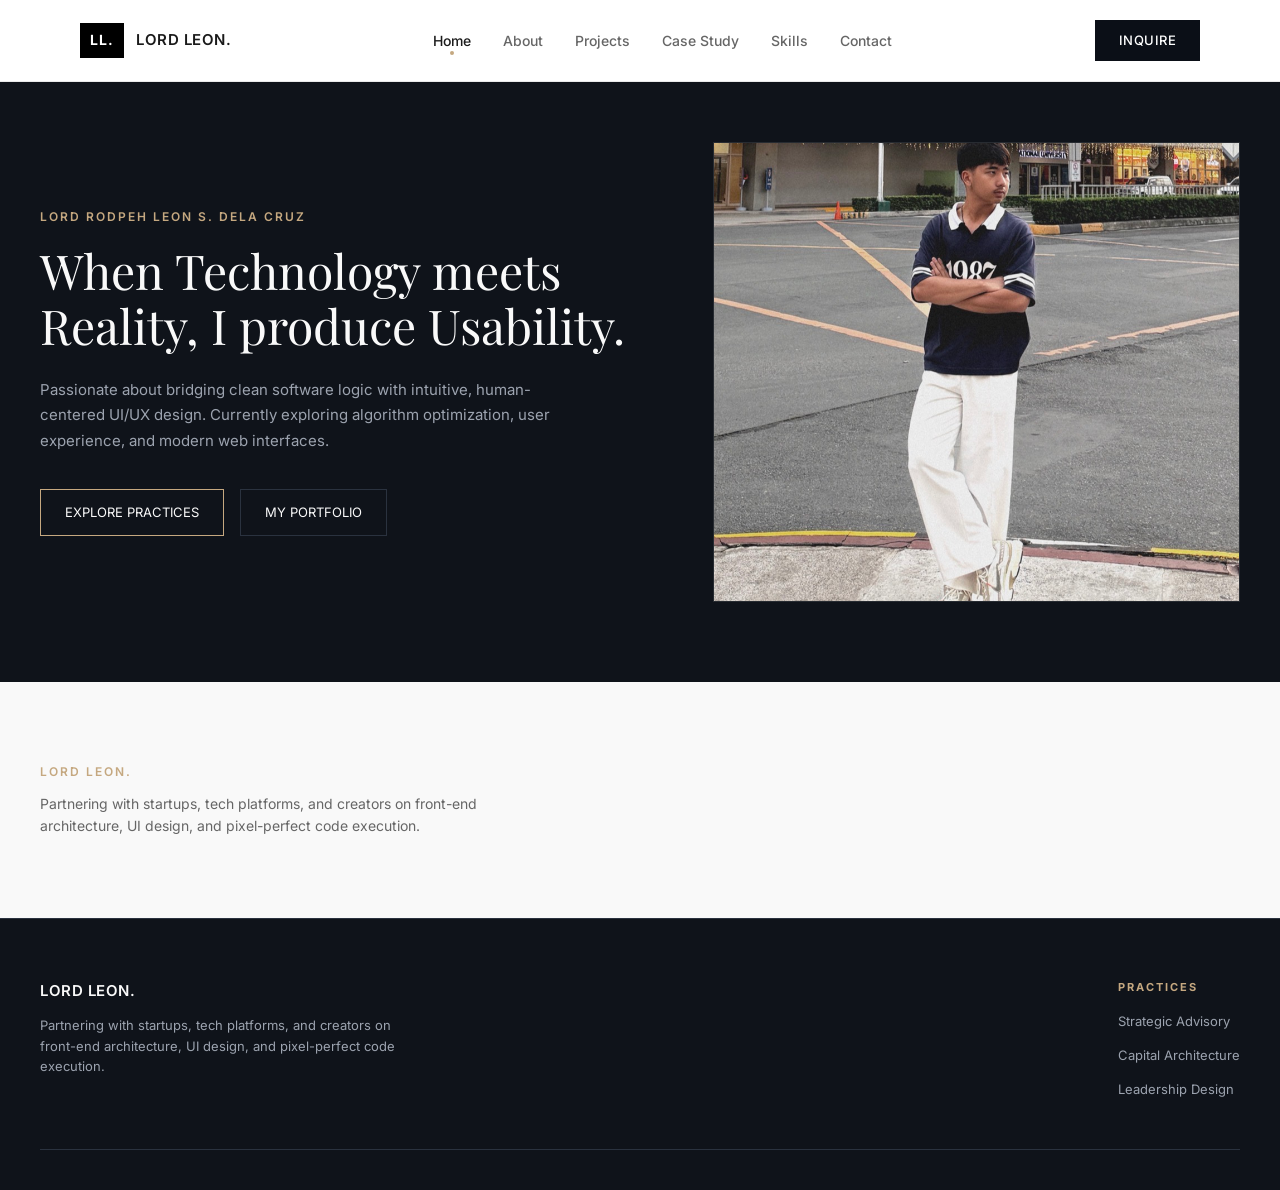
<file: index.html>
<!DOCTYPE html>
<html lang="en">
<head>
    <meta charset="UTF-8">
    <meta name="viewport" content="width=device-width, initial-scale=1.0">
    <title>Lord Leon - Home</title>
    <link rel="stylesheet" href="styles.css">
    <link href="https://fonts.googleapis.com/css2?family=Inter:wght@400;500;600&family=Playfair+Display:ital,wght@0,400;0,600;1,400&display=swap" rel="stylesheet">
</head>
<body>

    <header class="site-header">
        <div class="nav-container">
            <a href="home.html" class="brand">
                <span class="brand-logo">LL.</span>
                <span class="brand-name">LORD LEON.</span>
            </a>
            <ul class="nav-links">
                <li><a href="index.html" class="active">Home</a></li>
                <li><a href="about.html">About</a></li>
                <li><a href="projects.html">Projects</a></li>
                <li><a href="case-study.html">Case Study</a></li>
                <li><a href="skills.html">Skills</a></li>
                <li><a href="contact.html">Contact</a></li>
            </ul>
            <a href="contact.html" class="inquire-btn">INQUIRE</a>
        </div>
    </header>

    <section class="hero-section">
        <div class="hero-container">
            <div>
                <p class="hero-subtitle">Lord Rodpeh Leon S. Dela Cruz</p>
                <h1 class="hero-title">When Technology meets Reality, I produce Usability.</h1>
                <p class="hero-desc">Passionate about bridging clean software logic with intuitive, human-centered UI/UX design. Currently exploring algorithm optimization, user experience, and modern web interfaces.</p>
                <div class="hero-buttons">
                    <a href="skills.html" class="btn-primary">EXPLORE PRACTICES</a>
                    <a href="projects.html" class="btn-secondary">MY PORTFOLIO</a>
                </div>
            </div>
            <div>
               <div class="hero-image-wrapper">
    <img src="img/home.jpg" alt="Lord Leon" class="hero-portrait-img">
</div>
    </section>

    <section class="content-section">
        <div class="content-container">
            <h3 class="section-header-top">LORD LEON.</h3>
            <p style="color: var(--text-muted); font-size: 14px; max-width: 480px; line-height: 1.6;">Partnering with startups, tech platforms, and creators on front-end architecture, UI design, and pixel-perfect code execution.</p>
        </div>
    </section>

    <footer class="site-footer">
        <div class="footer-container">
            <div class="footer-brand">
                <h4>LORD LEON.</h4>
                <p>Partnering with startups, tech platforms, and creators on front-end architecture, UI design, and pixel-perfect code execution.</p>
            </div>
            <div class="footer-practices">
                <h5>PRACTICES</h5>
                <ul>
                    <li><a href="skills.html">Strategic Advisory</a></li>
                    <li><a href="skills.html">Capital Architecture</a></li>
                    <li><a href="skills.html">Leadership Design</a></li>
                </ul>
            </div>
        </div>
    </footer>

</body>
</html>
</file>
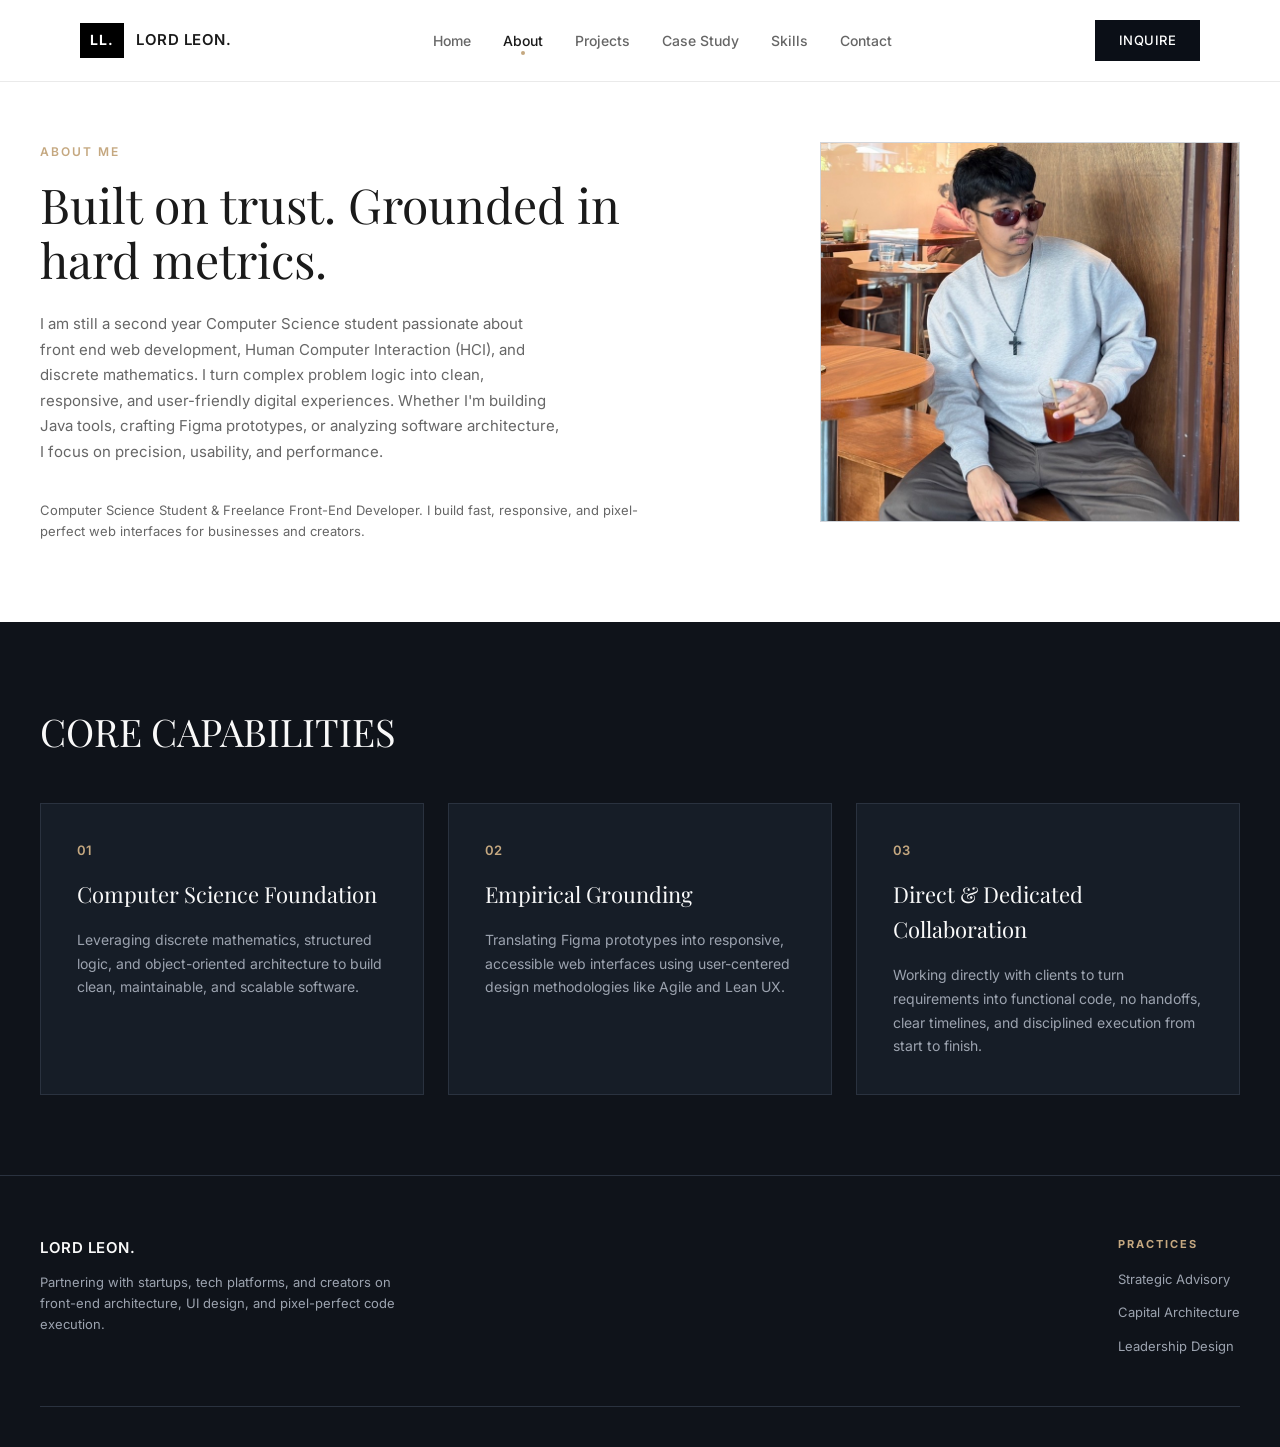
<file: about.html>
<!DOCTYPE html>
<html lang="en">
<head>
    <meta charset="UTF-8">
    <meta name="viewport" content="width=device-width, initial-scale=1.0">
    <title>Lord Leon - About</title>
    <link rel="stylesheet" href="styles.css">
    <link href="https://fonts.googleapis.com/css2?family=Inter:wght@400;500;600&family=Playfair+Display:ital,wght@0,400;0,600;1,400&display=swap" rel="stylesheet">
</head>
<body>

    <header class="site-header">
        <div class="nav-container">
            <a href="home.html" class="brand">
                <span class="brand-logo">LL.</span>
                <span class="brand-name">LORD LEON.</span>
            </a>
            <ul class="nav-links">
                <li><a href="index.html">Home</a></li>
                <li><a href="about.html" class="active">About</a></li>
                <li><a href="projects.html">Projects</a></li>
                <li><a href="case-study.html">Case Study</a></li>
                <li><a href="skills.html">Skills</a></li>
                <li><a href="contact.html">Contact</a></li>
            </ul>
            <a href="contact.html" class="inquire-btn">INQUIRE</a>
        </div>
    </header>

    <section class="hero-section" style="background: #FFFFFF; color: var(--text-main);">
        <div class="hero-container" style="align-items: flex-start;">
            <div>
                <p class="hero-subtitle">ABOUT ME</p>
                <h1 class="hero-title" style="color: var(--text-main);">Built on trust. Grounded in hard metrics.</h1>
                <p class="hero-desc" style="color: var(--text-muted);">I am still a second year Computer Science student passionate about front end web development, Human Computer Interaction (HCI), and discrete mathematics. I turn complex problem logic into clean, responsive, and user-friendly digital experiences. Whether I'm building Java tools, crafting Figma prototypes, or analyzing software architecture, I focus on precision, usability, and performance.</p>
                <p style="font-size: 13px; color: var(--text-muted); margin-top: 24px;">Computer Science Student & Freelance Front-End Developer. I build fast, responsive, and pixel-perfect web interfaces for businesses and creators.</p>
            </div>
            <div>
                <div class="about-portrait-wrapper">
    <img src="img/about.jpg" alt="Lord Leon Portrait" class="about-portrait-img">
</div>
            </div>
        </div>
    </section>

    <section class="content-section" style="background: var(--bg-dark); color: var(--text-light);">
        <div class="content-container">
            <h2 class="section-title" style="color: var(--text-light);">CORE CAPABILITIES</h2>
            <div class="grid-3">
                <div class="card-dark">
                    <span class="card-number">01</span>
                    <h3>Computer Science Foundation</h3>
                    <p>Leveraging discrete mathematics, structured logic, and object-oriented architecture to build clean, maintainable, and scalable software.</p>
                </div>
                <div class="card-dark">
                    <span class="card-number">02</span>
                    <h3>Empirical Grounding</h3>
                    <p>Translating Figma prototypes into responsive, accessible web interfaces using user-centered design methodologies like Agile and Lean UX.</p>
                </div>
                <div class="card-dark">
                    <span class="card-number">03</span>
                    <h3>Direct & Dedicated Collaboration</h3>
                    <p>Working directly with clients to turn requirements into functional code, no handoffs, clear timelines, and disciplined execution from start to finish.</p>
                </div>
            </div>
        </div>
    </section>

    <footer class="site-footer">
        <div class="footer-container">
            <div class="footer-brand">
                <h4>LORD LEON.</h4>
                <p>Partnering with startups, tech platforms, and creators on front-end architecture, UI design, and pixel-perfect code execution.</p>
            </div>
            <div class="footer-practices">
                <h5>PRACTICES</h5>
                <ul>
                    <li><a href="skills.html">Strategic Advisory</a></li>
                    <li><a href="skills.html">Capital Architecture</a></li>
                    <li><a href="skills.html">Leadership Design</a></li>
                </ul>
            </div>
        </div>
    </footer>

</body>
</html>
</file>
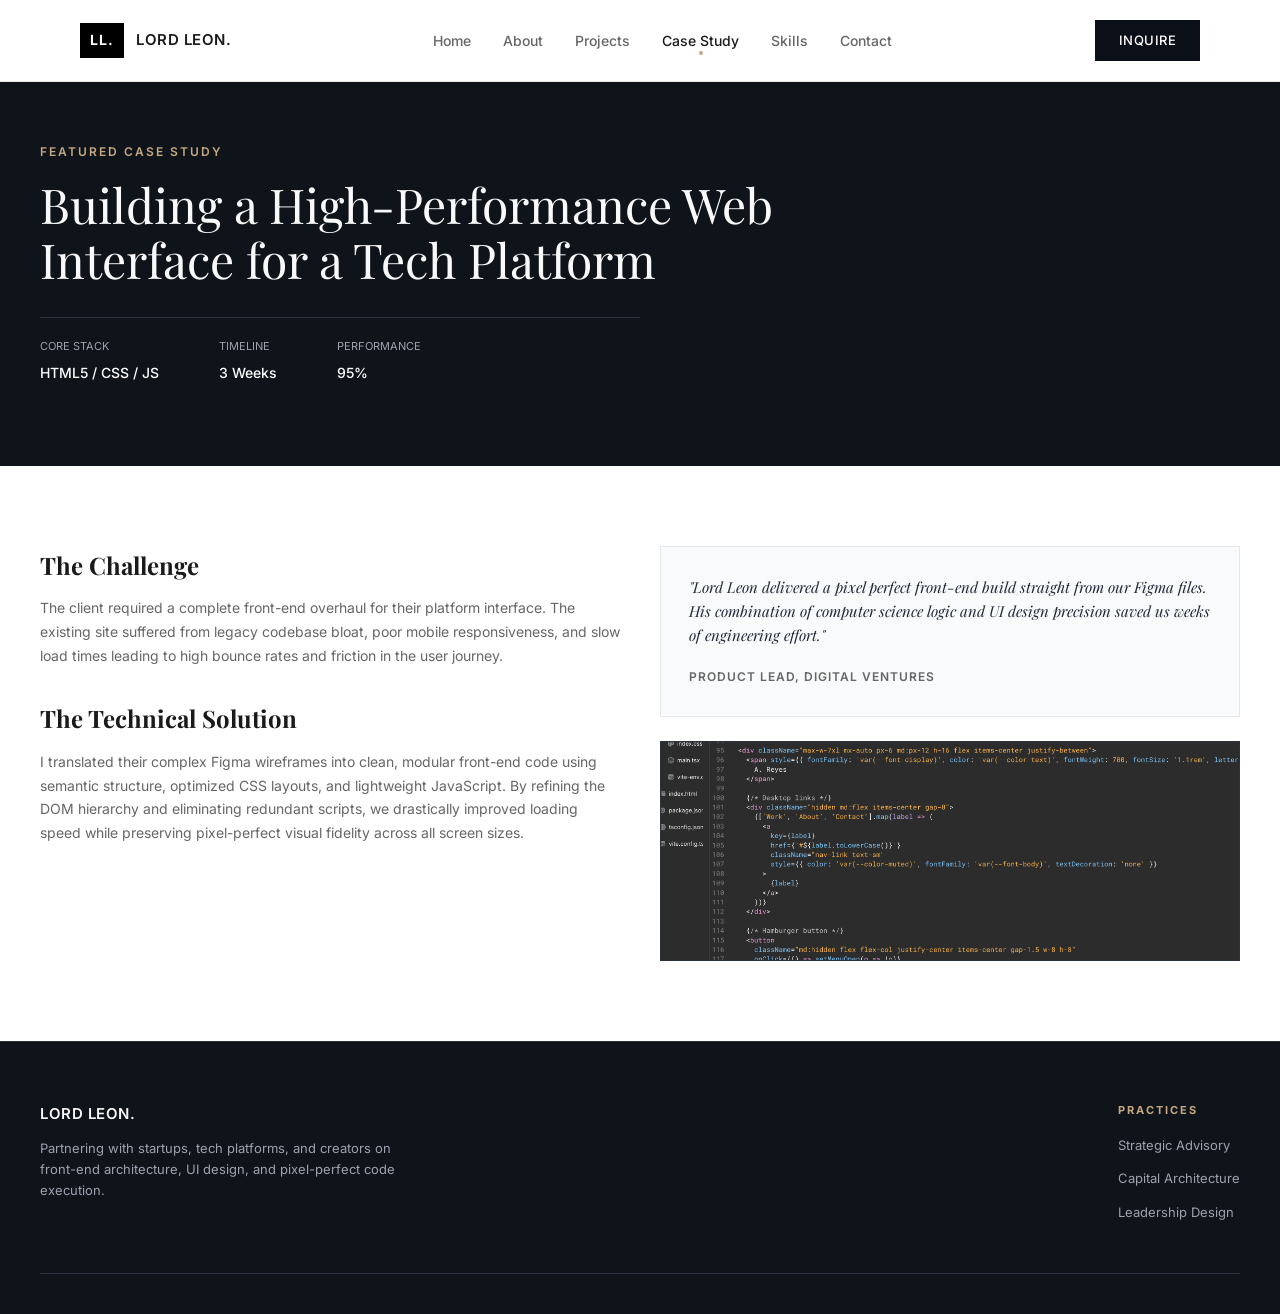
<file: case-study.html>
<!DOCTYPE html>
<html lang="en">
<head>
    <meta charset="UTF-8">
    <meta name="viewport" content="width=device-width, initial-scale=1.0">
    <title>Lord Leon - Case Study</title>
    <link rel="stylesheet" href="styles.css">
    <link href="https://fonts.googleapis.com/css2?family=Inter:wght@400;500;600&family=Playfair+Display:ital,wght@0,400;0,600;1,400&display=swap" rel="stylesheet">
</head>
<body>

    <header class="site-header">
        <div class="nav-container">
            <a href="home.html" class="brand">
                <span class="brand-logo">LL.</span>
                <span class="brand-name">LORD LEON.</span>
            </a>
            <ul class="nav-links">
                <li><a href="index.html">Home</a></li>
                <li><a href="about.html">About</a></li>
                <li><a href="projects.html">Projects</a></li>
                <li><a href="case-study.html" class="active">Case Study</a></li>
                <li><a href="skills.html">Skills</a></li>
                <li><a href="contact.html">Contact</a></li>
            </ul>
            <a href="contact.html" class="inquire-btn">INQUIRE</a>
        </div>
    </header>

    <section class="hero-section">
        <div class="hero-container" style="grid-template-columns: 1fr;">
            <div>
                <p class="hero-subtitle">FEATURED CASE STUDY</p>
                <h1 class="hero-title" style="max-width: 800px;">Building a High-Performance Web Interface for a Tech Platform</h1>
                <div style="display: flex; gap: 60px; margin-top: 30px; border-top: 1px solid var(--border-color); padding-top: 20px; max-width: 600px;">
                    <div>
                        <span style="font-size: 11px; color: #9CA3AF; text-transform: uppercase; display: block; margin-bottom: 4px;">Core Stack</span>
                        <span style="font-size: 14px; color: #FFFFFF; font-weight: 500;">HTML5 / CSS / JS</span>
                    </div>
                    <div>
                        <span style="font-size: 11px; color: #9CA3AF; text-transform: uppercase; display: block; margin-bottom: 4px;">Timeline</span>
                        <span style="font-size: 14px; color: #FFFFFF; font-weight: 500;">3 Weeks</span>
                    </div>
                    <div>
                        <span style="font-size: 11px; color: #9CA3AF; text-transform: uppercase; display: block; margin-bottom: 4px;">Performance</span>
                        <span style="font-size: 14px; color: #FFFFFF; font-weight: 500;">95%</span>
                    </div>
                </div>
            </div>
        </div>
    </section>

    <section class="content-section" style="background: #FFFFFF;">
        <div class="content-container">
            <div class="grid-2" style="align-items: flex-start;">
                <div>
                    <h3 style="font-family: var(--font-serif); font-size: 24px; margin-bottom: 12px;">The Challenge</h3>
                    <p style="color: var(--text-muted); font-size: 14px; line-height: 1.7; margin-bottom: 32px;">The client required a complete front-end overhaul for their platform interface. The existing site suffered from legacy codebase bloat, poor mobile responsiveness, and slow load times leading to high bounce rates and friction in the user journey.</p>
                    
                    <h3 style="font-family: var(--font-serif); font-size: 24px; margin-bottom: 12px;">The Technical Solution</h3>
                    <p style="color: var(--text-muted); font-size: 14px; line-height: 1.7;">I translated their complex Figma wireframes into clean, modular front-end code using semantic structure, optimized CSS layouts, and lightweight JavaScript. By refining the DOM hierarchy and eliminating redundant scripts, we drastically improved loading speed while preserving pixel-perfect visual fidelity across all screen sizes.</p>
                </div>
                <div>
                    <div style="background: #F9FAFB; border: 1px solid #E5E7EB; padding: 28px; margin-bottom: 24px;">
                        <p style="font-family: var(--font-serif); font-style: italic; font-size: 15px; color: #1F2937; line-height: 1.6; margin-bottom: 16px;">"Lord Leon delivered a pixel perfect front-end build straight from our Figma files. His combination of computer science logic and UI design precision saved us weeks of engineering effort."</p>
                        <span style="font-size: 12px; font-weight: 600; color: var(--text-muted); text-transform: uppercase; letter-spacing: 1px;">PRODUCT LEAD, DIGITAL VENTURES</span>
                    </div>
                   <div class="casestudy-img-wrapper">
    <img src="img/case.png" alt="Code Snippet Preview" class="casestudy-img">
</div>
                </div>
            </div>
        </div>
    </section>

    <footer class="site-footer">
        <div class="footer-container">
            <div class="footer-brand">
                <h4>LORD LEON.</h4>
                <p>Partnering with startups, tech platforms, and creators on front-end architecture, UI design, and pixel-perfect code execution.</p>
            </div>
            <div class="footer-practices">
                <h5>PRACTICES</h5>
                <ul>
                    <li><a href="skills.html">Strategic Advisory</a></li>
                    <li><a href="skills.html">Capital Architecture</a></li>
                    <li><a href="skills.html">Leadership Design</a></li>
                </ul>
            </div>
        </div>
    </footer>

</body>
</html>
</file>
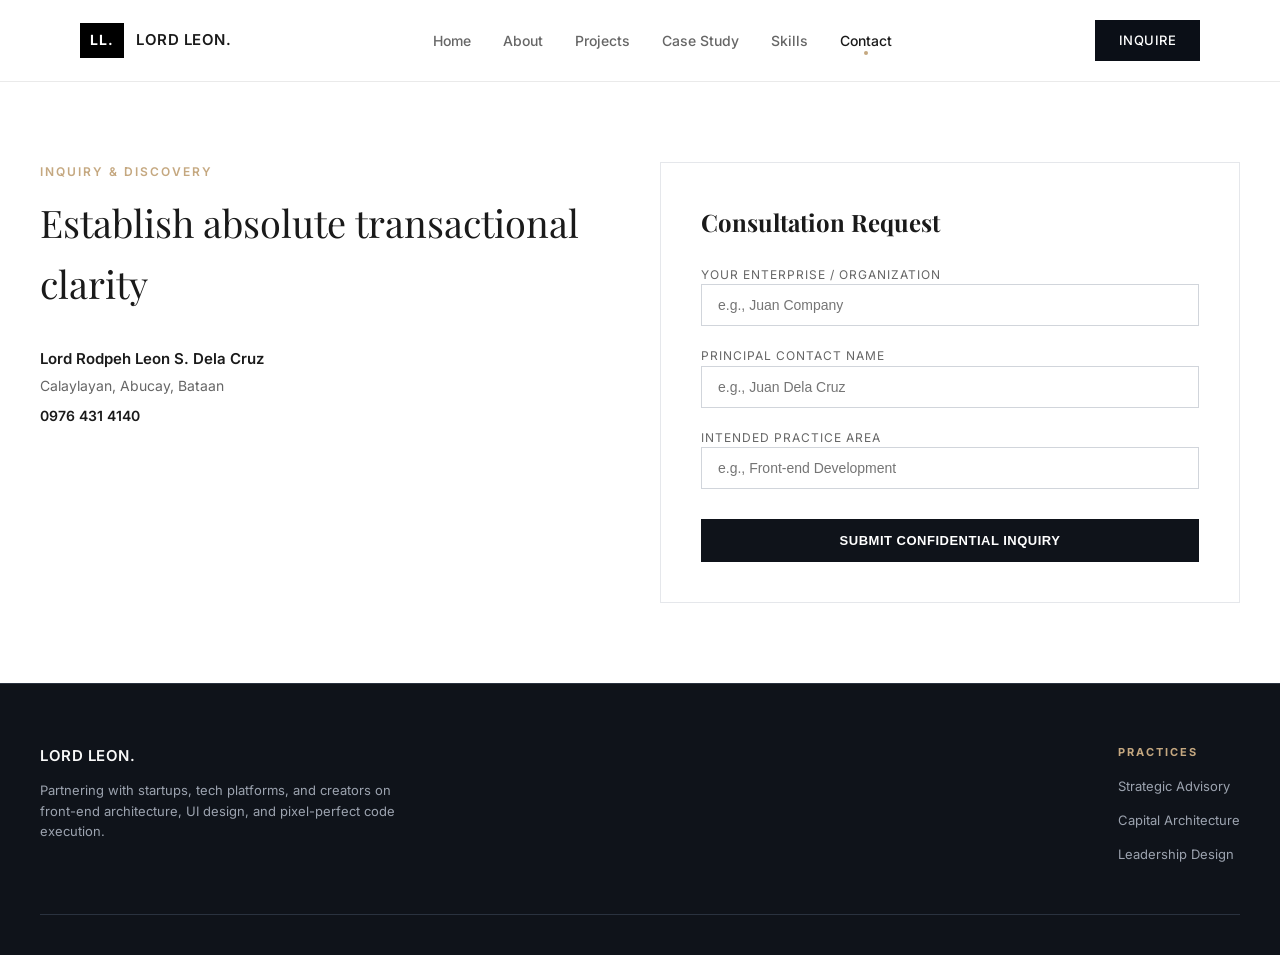
<file: contact.html>
<!DOCTYPE html>
<html lang="en">
<head>
    <meta charset="UTF-8">
    <meta name="viewport" content="width=device-width, initial-scale=1.0">
    <title>Lord Leon - Contact</title>
    <link rel="stylesheet" href="styles.css">
    <link href="https://fonts.googleapis.com/css2?family=Inter:wght@400;500;600&family=Playfair+Display:ital,wght@0,400;0,600;1,400&display=swap" rel="stylesheet">
</head>
<body>

    <header class="site-header">
        <div class="nav-container">
            <a href="home.html" class="brand">
                <span class="brand-logo">LL.</span>
                <span class="brand-name">LORD LEON.</span>
            </a>
            <ul class="nav-links">
                <li><a href="index.html">Home</a></li>
                <li><a href="about.html">About</a></li>
                <li><a href="projects.html">Projects</a></li>
                <li><a href="case-study.html">Case Study</a></li>
                <li><a href="skills.html">Skills</a></li>
                <li><a href="contact.html" class="active">Contact</a></li>
            </ul>
            <a href="contact.html" class="inquire-btn">INQUIRE</a>
        </div>
    </header>

    <section class="content-section" style="background: #FFFFFF;">
        <div class="content-container">
            <div class="grid-2" style="align-items: flex-start;">
                <div>
                    <p class="section-header-top">INQUIRY & DISCOVERY</p>
                    <h1 class="section-title" style="margin-bottom: 24px;">Establish absolute transactional clarity</h1>
                    
                    <div style="margin-top: 32px;">
                        <h4 style="font-size: 15px; font-weight: 600; margin-bottom: 4px;">Lord Rodpeh Leon S. Dela Cruz</h4>
                        <p style="color: var(--text-muted); font-size: 14px; margin-bottom: 8px;">Calaylayan, Abucay, Bataan</p>
                        <p style="color: var(--text-main); font-weight: 600; font-size: 14px;">0976 431 4140</p>
                    </div>
                </div>

                <!-- Consultation Form Box -->
                <div style="background: #FFFFFF; border: 1px solid #E5E7EB; padding: 40px;">
                    <h3 style="font-family: var(--font-serif); font-size: 24px; margin-bottom: 24px;">Consultation Request</h3>
                    <form onsubmit="event.preventDefault(); alert('Inquiry submitted successfully!');">
                        <div class="form-group">
                            <label>Your Enterprise / Organization</label>
                            <input type="text" class="form-control" placeholder="e.g., Juan Company" required>
                        </div>
                        <div class="form-group">
                            <label>Principal Contact Name</label>
                            <input type="text" class="form-control" placeholder="e.g., Juan Dela Cruz" required>
                        </div>
                        <div class="form-group">
                            <label>Intended Practice Area</label>
                            <input type="text" class="form-control" placeholder="e.g., Front-end Development" required>
                        </div>
                        <button type="submit" class="submit-btn" style="margin-top: 10px;">SUBMIT CONFIDENTIAL INQUIRY</button>
                    </form>
                </div>
            </div>
        </div>
    </section>

    <footer class="site-footer">
        <div class="footer-container">
            <div class="footer-brand">
                <h4>LORD LEON.</h4>
                <p>Partnering with startups, tech platforms, and creators on front-end architecture, UI design, and pixel-perfect code execution.</p>
            </div>
            <div class="footer-practices">
                <h5>PRACTICES</h5>
                <ul>
                    <li><a href="skills.html">Strategic Advisory</a></li>
                    <li><a href="skills.html">Capital Architecture</a></li>
                    <li><a href="skills.html">Leadership Design</a></li>
                </ul>
            </div>
        </div>
    </footer>

</body>
</html>
</file>
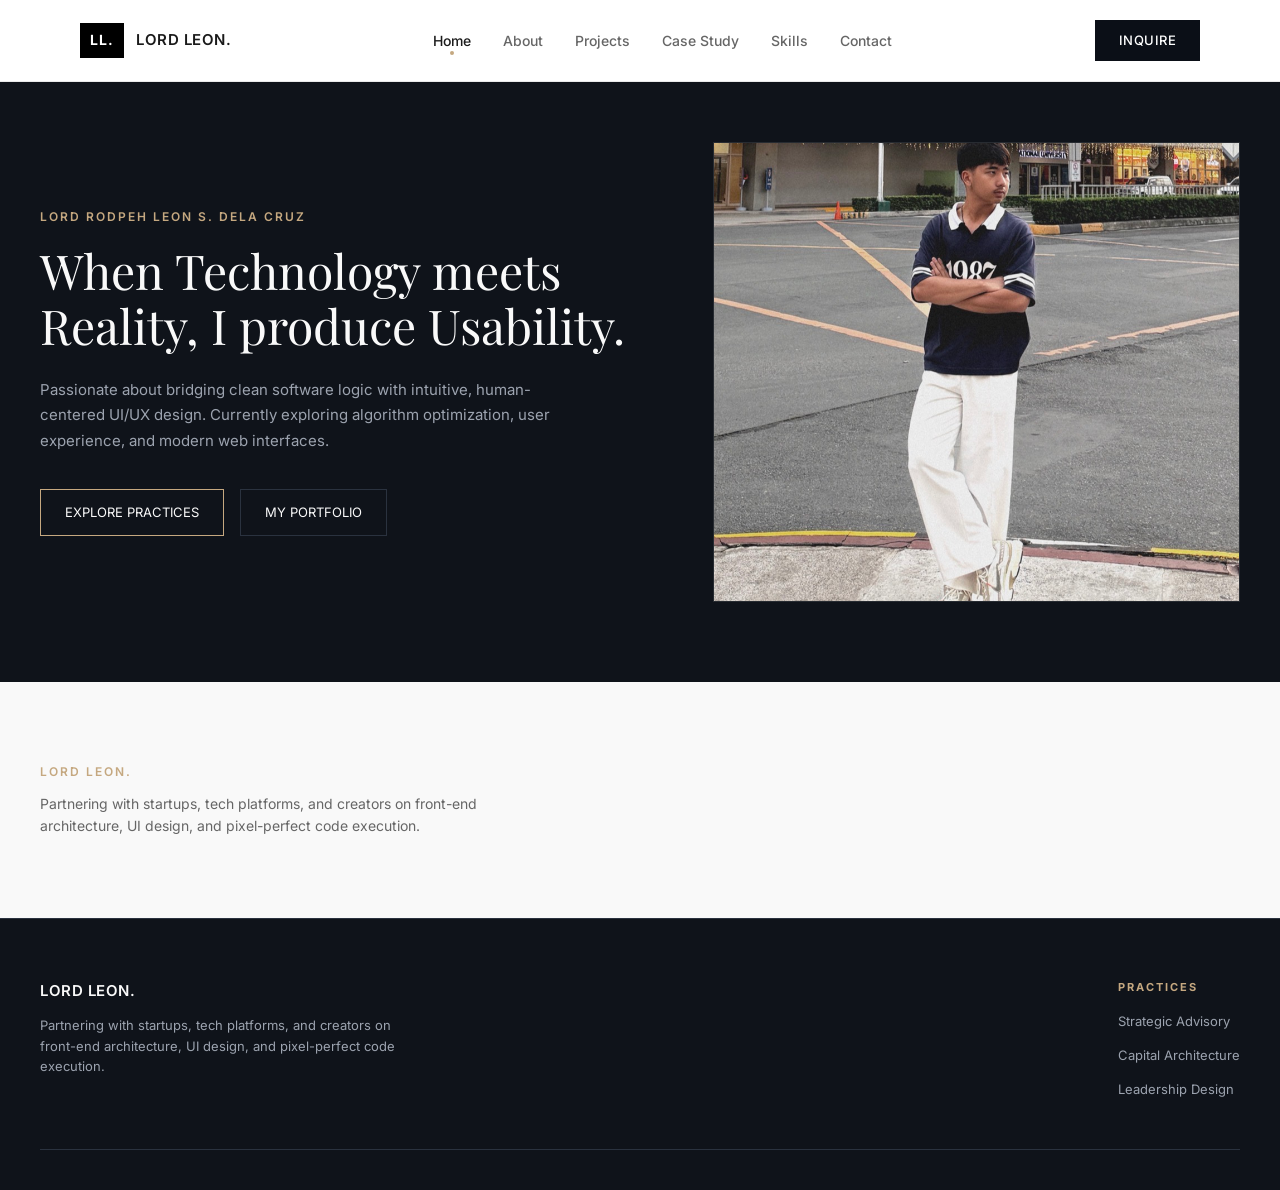
<file: home.html>
<!DOCTYPE html>
<html lang="en">
<head>
    <meta charset="UTF-8">
    <meta name="viewport" content="width=device-width, initial-scale=1.0">
    <title>Lord Leon - Home</title>
    <link rel="stylesheet" href="styles.css">
    <link href="https://fonts.googleapis.com/css2?family=Inter:wght@400;500;600&family=Playfair+Display:ital,wght@0,400;0,600;1,400&display=swap" rel="stylesheet">
</head>
<body>

    <header class="site-header">
        <div class="nav-container">
            <a href="home.html" class="brand">
                <span class="brand-logo">LL.</span>
                <span class="brand-name">LORD LEON.</span>
            </a>
            <ul class="nav-links">
                <li><a href="home.html" class="active">Home</a></li>
                <li><a href="about.html">About</a></li>
                <li><a href="projects.html">Projects</a></li>
                <li><a href="case-study.html">Case Study</a></li>
                <li><a href="skills.html">Skills</a></li>
                <li><a href="contact.html">Contact</a></li>
            </ul>
            <a href="contact.html" class="inquire-btn">INQUIRE</a>
        </div>
    </header>

    <section class="hero-section">
        <div class="hero-container">
            <div>
                <p class="hero-subtitle">Lord Rodpeh Leon S. Dela Cruz</p>
                <h1 class="hero-title">When Technology meets Reality, I produce Usability.</h1>
                <p class="hero-desc">Passionate about bridging clean software logic with intuitive, human-centered UI/UX design. Currently exploring algorithm optimization, user experience, and modern web interfaces.</p>
                <div class="hero-buttons">
                    <a href="skills.html" class="btn-primary">EXPLORE PRACTICES</a>
                    <a href="projects.html" class="btn-secondary">MY PORTFOLIO</a>
                </div>
            </div>
            <div>
               <div class="hero-image-wrapper">
    <img src="img/home.jpg" alt="Lord Leon" class="hero-portrait-img">
</div>
    </section>

    <section class="content-section">
        <div class="content-container">
            <h3 class="section-header-top">LORD LEON.</h3>
            <p style="color: var(--text-muted); font-size: 14px; max-width: 480px; line-height: 1.6;">Partnering with startups, tech platforms, and creators on front-end architecture, UI design, and pixel-perfect code execution.</p>
        </div>
    </section>

    <footer class="site-footer">
        <div class="footer-container">
            <div class="footer-brand">
                <h4>LORD LEON.</h4>
                <p>Partnering with startups, tech platforms, and creators on front-end architecture, UI design, and pixel-perfect code execution.</p>
            </div>
            <div class="footer-practices">
                <h5>PRACTICES</h5>
                <ul>
                    <li><a href="skills.html">Strategic Advisory</a></li>
                    <li><a href="skills.html">Capital Architecture</a></li>
                    <li><a href="skills.html">Leadership Design</a></li>
                </ul>
            </div>
        </div>
    </footer>

</body>
</html>
</file>
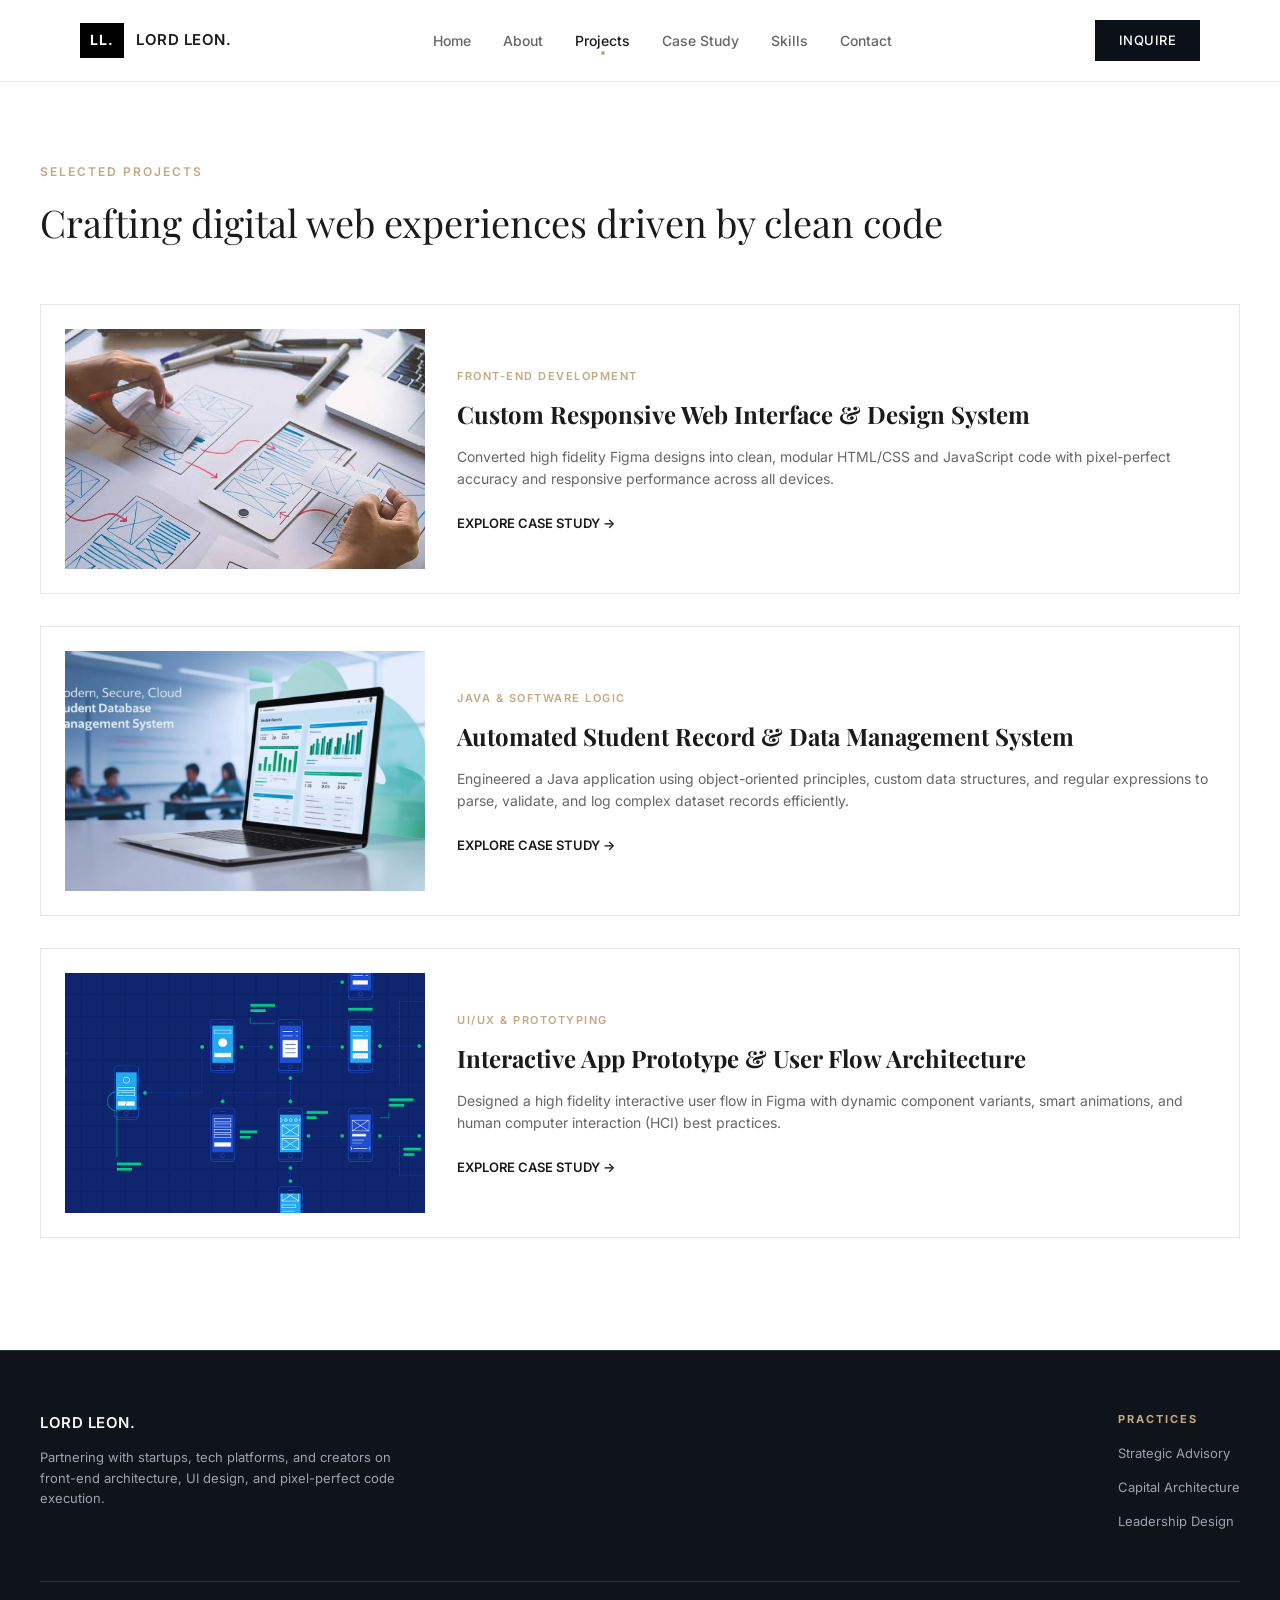
<file: projects.html>
<!DOCTYPE html>
<html lang="en">
<head>
    <meta charset="UTF-8">
    <meta name="viewport" content="width=device-width, initial-scale=1.0">
    <title>Lord Leon - Projects</title>
    <link rel="stylesheet" href="styles.css">
    <link href="https://fonts.googleapis.com/css2?family=Inter:wght@400;500;600&family=Playfair+Display:ital,wght@0,400;0,600;1,400&display=swap" rel="stylesheet">
</head>
<body>

    <header class="site-header">
        <div class="nav-container">
            <a href="home.html" class="brand">
                <span class="brand-logo">LL.</span>
                <span class="brand-name">LORD LEON.</span>
            </a>
            <ul class="nav-links">
                <li><a href="index.html">Home</a></li>
                <li><a href="about.html">About</a></li>
                <li><a href="projects.html" class="active">Projects</a></li>
                <li><a href="case-study.html">Case Study</a></li>
                <li><a href="skills.html">Skills</a></li>
                <li><a href="contact.html">Contact</a></li>
            </ul>
            <a href="contact.html" class="inquire-btn">INQUIRE</a>
        </div>
    </header>

    <section class="content-section" style="background: #FFFFFF;">
        <div class="content-container">
            <p class="section-header-top">SELECTED PROJECTS</p>
            <h1 class="section-title" style="margin-bottom: 50px;">Crafting digital web experiences driven by clean code</h1>
        
<div class="project-card">
    <div class="project-img-wrapper">
        <img src="img/pro1.jpeg" alt="Custom Web Interface" class="project-img">
    </div>
    <div class="project-info">
        <span style="font-size: 11px; text-transform: uppercase; letter-spacing: 1.5px; color: var(--text-gold); font-weight: 600;">FRONT-END DEVELOPMENT</span>
        <h3 style="margin-top: 8px;">Custom Responsive Web Interface & Design System</h3>
        <p>Converted high fidelity Figma designs into clean, modular HTML/CSS and JavaScript code with pixel-perfect accuracy and responsive performance across all devices.</p>
        <a href="case-study.html" class="link-arrow">EXPLORE CASE STUDY &rarr;</a>
    </div>
</div>

<div class="project-card">
    <div class="project-img-wrapper">
        <img src="img/pro2.jpg" alt="Student System" class="project-img">
    </div>
    <div class="project-info">
        <span style="font-size: 11px; text-transform: uppercase; letter-spacing: 1.5px; color: var(--text-gold); font-weight: 600;">JAVA & SOFTWARE LOGIC</span>
        <h3 style="margin-top: 8px;">Automated Student Record & Data Management System</h3>
        <p>Engineered a Java application using object-oriented principles, custom data structures, and regular expressions to parse, validate, and log complex dataset records efficiently.</p>
        <a href="case-study.html" class="link-arrow">EXPLORE CASE STUDY &rarr;</a>
    </div>
</div>

<div class="project-card">
    <div class="project-img-wrapper">
        <img src="img/pro3.png" alt="App Prototype" class="project-img">
    </div>
    <div class="project-info">
        <span style="font-size: 11px; text-transform: uppercase; letter-spacing: 1.5px; color: var(--text-gold); font-weight: 600;">UI/UX & PROTOTYPING</span>
        <h3 style="margin-top: 8px;">Interactive App Prototype & User Flow Architecture</h3>
        <p>Designed a high fidelity interactive user flow in Figma with dynamic component variants, smart animations, and human computer interaction (HCI) best practices.</p>
        <a href="case-study.html" class="link-arrow">EXPLORE CASE STUDY &rarr;</a>
    </div>
</div>
        </div>
    </section>

    <footer class="site-footer">
        <div class="footer-container">
            <div class="footer-brand">
                <h4>LORD LEON.</h4>
                <p>Partnering with startups, tech platforms, and creators on front-end architecture, UI design, and pixel-perfect code execution.</p>
            </div>
            <div class="footer-practices">
                <h5>PRACTICES</h5>
                <ul>
                    <li><a href="skills.html">Strategic Advisory</a></li>
                    <li><a href="skills.html">Capital Architecture</a></li>
                    <li><a href="skills.html">Leadership Design</a></li>
                </ul>
            </div>
        </div>
    </footer>

</body>
</html>
</file>
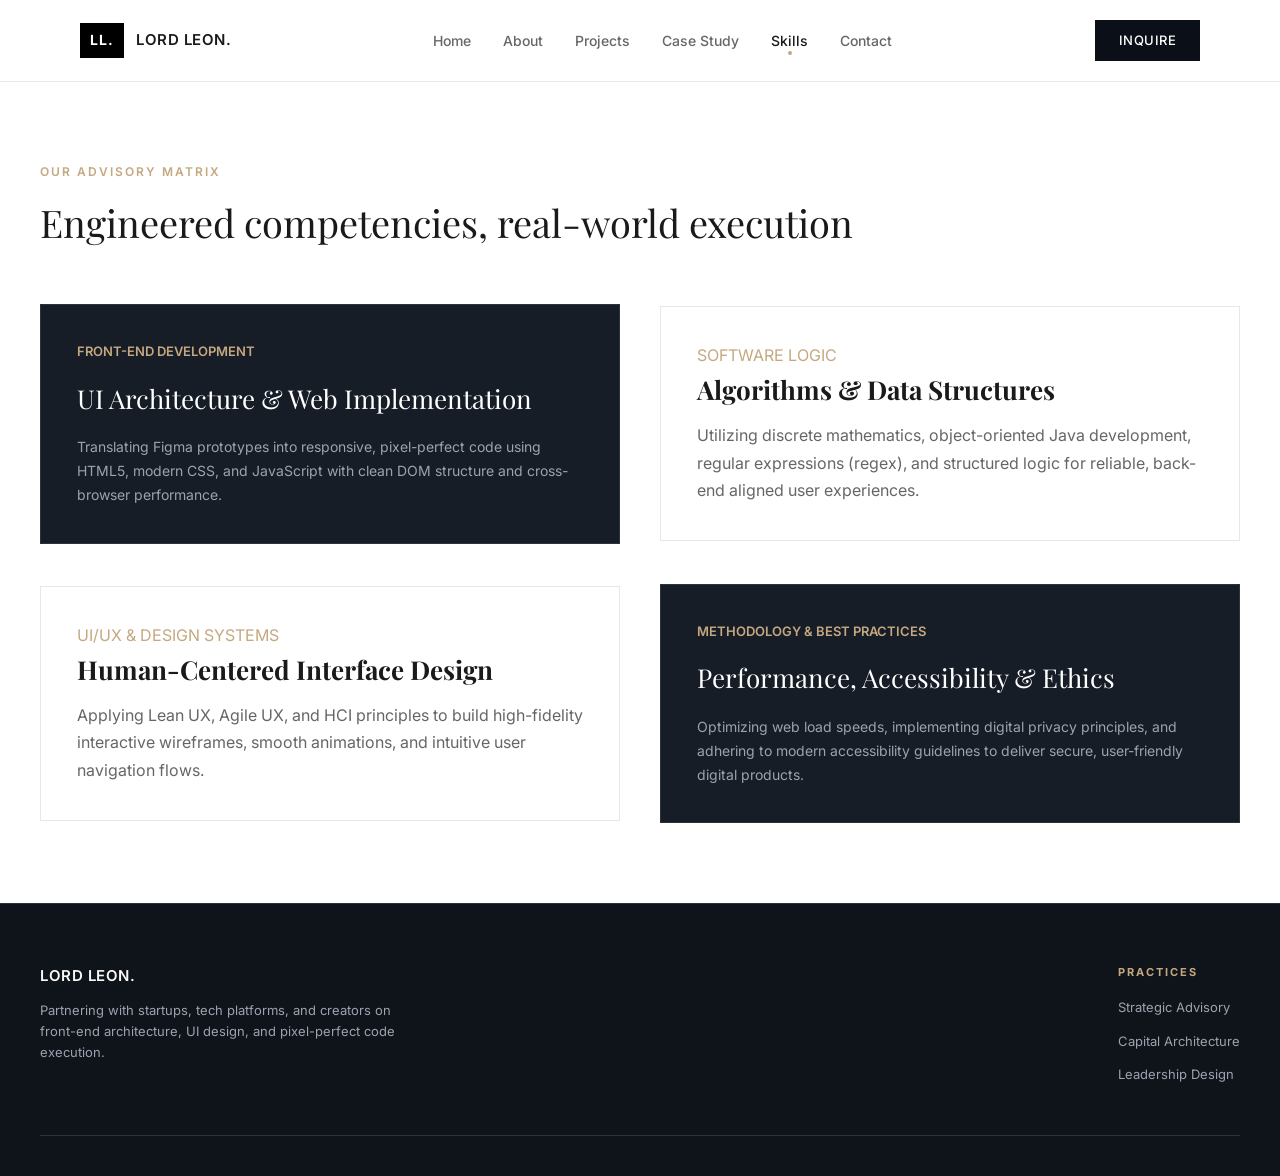
<file: skills.html>
<!DOCTYPE html>
<html lang="en">
<head>
    <meta charset="UTF-8">
    <meta name="viewport" content="width=device-width, initial-scale=1.0">
    <title>Lord Leon - Skills</title>
    <link rel="stylesheet" href="styles.css">
    <link href="https://fonts.googleapis.com/css2?family=Inter:wght@400;500;600&family=Playfair+Display:ital,wght@0,400;0,600;1,400&display=swap" rel="stylesheet">
</head>
<body>

    <header class="site-header">
        <div class="nav-container">
            <a href="home.html" class="brand">
                <span class="brand-logo">LL.</span>
                <span class="brand-name">LORD LEON.</span>
            </a>
            <ul class="nav-links">
                <li><a href="index.html">Home</a></li>
                <li><a href="about.html">About</a></li>
                <li><a href="projects.html">Projects</a></li>
                <li><a href="case-study.html">Case Study</a></li>
                <li><a href="skills.html" class="active">Skills</a></li>
                <li><a href="contact.html">Contact</a></li>
            </ul>
            <a href="contact.html" class="inquire-btn">INQUIRE</a>
        </div>
    </header>

    <section class="content-section" style="background: #FFFFFF;">
        <div class="content-container">
            <p class="section-header-top">OUR ADVISORY MATRIX</p>
            <h1 class="section-title" style="margin-bottom: 50px;">Engineered competencies, real-world execution</h1>

            <div class="grid-2">
                <!-- Skill Card 1 -->
                <div class="card-dark">
                    <span class="card-number" style="color: var(--text-gold);">FRONT-END DEVELOPMENT</span>
                    <h3 style="color: #FFFFFF; font-size: 26px;">UI Architecture & Web Implementation</h3>
                    <p style="color: #9CA3AF; margin-top: 12px; line-height: 1.7;">Translating Figma prototypes into responsive, pixel-perfect code using HTML5, modern CSS, and JavaScript with clean DOM structure and cross-browser performance.</p>
                </div>

                <!-- Skill Card 2 -->
                <div style="background: #FFFFFF; border: 1px solid #E5E7EB; padding: 36px;">
                    <span class="card-number" style="color: var(--text-gold);">SOFTWARE LOGIC</span>
                    <h3 style="font-family: var(--font-serif); font-size: 26px; margin-bottom: 12px;">Algorithms & Data Structures</h3>
                    <p style="color: var(--text-muted); line-height: 1.7;">Utilizing discrete mathematics, object-oriented Java development, regular expressions (regex), and structured logic for reliable, back-end aligned user experiences.</p>
                </div>

                <!-- Skill Card 3 -->
                <div style="background: #FFFFFF; border: 1px solid #E5E7EB; padding: 36px;">
                    <span class="card-number" style="color: var(--text-gold);">UI/UX & DESIGN SYSTEMS</span>
                    <h3 style="font-family: var(--font-serif); font-size: 26px; margin-bottom: 12px;">Human-Centered Interface Design</h3>
                    <p style="color: var(--text-muted); line-height: 1.7;">Applying Lean UX, Agile UX, and HCI principles to build high-fidelity interactive wireframes, smooth animations, and intuitive user navigation flows.</p>
                </div>

                <!-- Skill Card 4 -->
                <div class="card-dark">
                    <span class="card-number" style="color: var(--text-gold);">METHODOLOGY & BEST PRACTICES</span>
                    <h3 style="color: #FFFFFF; font-size: 26px;">Performance, Accessibility & Ethics</h3>
                    <p style="color: #9CA3AF; margin-top: 12px; line-height: 1.7;">Optimizing web load speeds, implementing digital privacy principles, and adhering to modern accessibility guidelines to deliver secure, user-friendly digital products.</p>
                </div>
            </div>
        </div>
    </section>

    <footer class="site-footer">
        <div class="footer-container">
            <div class="footer-brand">
                <h4>LORD LEON.</h4>
                <p>Partnering with startups, tech platforms, and creators on front-end architecture, UI design, and pixel-perfect code execution.</p>
            </div>
            <div class="footer-practices">
                <h5>PRACTICES</h5>
                <ul>
                    <li><a href="skills.html">Strategic Advisory</a></li>
                    <li><a href="skills.html">Capital Architecture</a></li>
                    <li><a href="skills.html">Leadership Design</a></li>
                </ul>
            </div>
        </div>
    </footer>

</body>
</html>
</file>
<file: styles.css>
*, *::before, *::after {
    box-sizing: border-box;
    margin: 0;
    padding: 0;
}

:root {
    --bg-light: #F9F9F9;
    --bg-dark: #0F131A;
    --bg-card-dark: #161D27;
    --text-main: #1A1A1A;
    --text-muted: #666666;
    --text-light: #F9F9F9;
    --text-gold: #C5A880;
    --border-color: #2A323F;
    --font-serif: "Playfair Display", Georgia, serif;
    --font-sans: "Inter", system-ui, -apple-system, sans-serif;
}

body {
    font-family: var(--font-sans);
    background-color: var(--bg-light);
    color: var(--text-main);
    line-height: 1.6;
    -webkit-font-smoothing: antialiased;
}

header.site-header {
    background: #FFFFFF;
    border-bottom: 1px solid #EAEAEA;
    position: sticky;
    top: 0;
    z-index: 1000;
}

.nav-container {
    max-width: 1200px;
    margin: 0 auto;
    padding: 20px 40px;
    display: flex;
    justify-content: space-between;
    align-items: center;
}

.brand {
    display: flex;
    align-items: center;
    gap: 12px;
    text-decoration: none;
    color: var(--text-main);
}

.brand-logo {
    background: #000000;
    color: #FFFFFF;
    font-weight: 700;
    font-size: 14px;
    padding: 6px 10px;
    letter-spacing: 1px;
}

.brand-name {
    font-weight: 600;
    font-size: 15px;
    letter-spacing: 0.5px;
}

.nav-links {
    display: flex;
    gap: 32px;
    list-style: none;
    align-items: center;
}

.nav-links a {
    text-decoration: none;
    color: var(--text-muted);
    font-size: 14px;
    font-weight: 500;
    transition: color 0.2s;
    position: relative;
    padding-bottom: 4px;
}

.nav-links a:hover,
.nav-links a.active {
    color: var(--text-main);
}

.nav-links a.active::after {
    content: '';
    position: absolute;
    bottom: -2px;
    left: 50%;
    transform: translateX(-50%);
    width: 4px;
    height: 4px;
    background: var(--text-gold);
    border-radius: 50%;
}

.inquire-btn {
    background: #0B0F17;
    color: #FFFFFF;
    padding: 10px 24px;
    font-size: 13px;
    font-weight: 500;
    text-decoration: none;
    letter-spacing: 0.5px;
    transition: background 0.2s;
}

.inquire-btn:hover {
    background: #1F2937;
}

.hero-section {
    background: var(--bg-dark);
    color: var(--text-light);
    padding: 60px 40px 80px 40px;
}

.hero-container {
    max-width: 1200px;
    margin: 0 auto;
    display: grid;
    grid-template-columns: 1.2fr 1fr;
    gap: 40px;
    align-items: center;
}

.hero-subtitle {
    color: var(--text-gold);
    font-size: 12px;
    text-transform: uppercase;
    letter-spacing: 2px;
    margin-bottom: 16px;
    font-weight: 600;
}

.hero-title {
    font-family: var(--font-serif);
    font-size: 48px;
    line-height: 1.15;
    margin-bottom: 24px;
    font-weight: 400;
}

.hero-desc {
    color: #9CA3AF;
    font-size: 15px;
    line-height: 1.7;
    margin-bottom: 36px;
    max-width: 520px;
}

.hero-buttons {
    display: flex;
    gap: 16px;
}

.btn-primary {
    background: transparent;
    border: 1px solid var(--text-gold);
    color: var(--text-light);
    padding: 12px 24px;
    font-size: 13px;
    text-decoration: none;
    transition: all 0.2s;
}

.btn-primary:hover {
    background: var(--text-gold);
    color: var(--bg-dark);
}

.btn-secondary {
    background: transparent;
    border: 1px solid var(--border-color);
    color: var(--text-light);
    padding: 12px 24px;
    font-size: 13px;
    text-decoration: none;
    transition: all 0.2s;
}

.btn-secondary:hover {
    border-color: #666;
}

.hero-image-placeholder {
    width: 100%;
    height: 420px;
    background: #1F2937;
    border: 2px dashed #374151;
    display: flex;
    flex-direction: column;
    align-items: center;
    justify-content: center;
    color: #9CA3AF;
    font-size: 14px;
    text-align: center;
    padding: 20px;
}

.content-section {
    background: var(--bg-light);
    color: var(--text-main);
    padding: 80px 40px;
}

.content-container {
    max-width: 1200px;
    margin: 0 auto;
}

.section-header-top {
    font-size: 12px;
    color: var(--text-gold);
    text-transform: uppercase;
    letter-spacing: 2px;
    margin-bottom: 12px;
    font-weight: 600;
}

.section-title {
    font-family: var(--font-serif);
    font-size: 38px;
    margin-bottom: 24px;
    font-weight: 400;
}

.grid-3 {
    display: grid;
    grid-template-columns: repeat(3, 1fr);
    gap: 24px;
    margin-top: 40px;
}

.grid-2 {
    display: grid;
    grid-template-columns: 1fr 1fr;
    gap: 40px;
    align-items: center;
}

.card-dark {
    background: var(--bg-card-dark);
    color: var(--text-light);
    padding: 36px;
    border: 1px solid var(--border-color);
}

.card-dark h3 {
    font-family: var(--font-serif);
    font-size: 22px;
    margin-bottom: 16px;
    font-weight: 400;
}

.card-dark p {
    color: #9CA3AF;
    font-size: 14px;
    line-height: 1.7;
}

.card-dark .card-number {
    color: var(--text-gold);
    font-size: 13px;
    font-weight: 600;
    margin-bottom: 16px;
    display: block;
}

.project-card {
    background: #FFFFFF;
    border: 1px solid #E5E7EB;
    margin-bottom: 32px;
    display: grid;
    grid-template-columns: 1.2fr 1fr;
    gap: 32px;
    align-items: center;
    padding: 24px;
}

.project-img-placeholder {
    width: 100%;
    height: 260px;
    background: #E5E7EB;
    border: 2px dashed #CBD5E1;
    display: flex;
    align-items: center;
    justify-content: center;
    color: #64748B;
    font-size: 13px;
}

.project-info h3 {
    font-family: var(--font-serif);
    font-size: 24px;
    margin-bottom: 12px;
}

.project-info p {
    color: var(--text-muted);
    font-size: 14px;
    margin-bottom: 20px;
    line-height: 1.6;
}

.link-arrow {
    color: var(--text-main);
    text-decoration: none;
    font-weight: 600;
    font-size: 13px;
    display: inline-flex;
    align-items: center;
    gap: 6px;
}

.link-arrow:hover {
    color: var(--text-gold);
}

.form-group {
    margin-bottom: 20px;
}

.form-group label {
    display: block;
    font-size: 12px;
    color: var(--text-muted);
    margin-bottom: 8s px;
    text-transform: uppercase;
    letter-spacing: 1px;
}

.form-control {
    width: 100%;
    padding: 12px 16px;
    background: #FFFFFF;
    border: 1px solid #D1D5DB;
    font-size: 14px;
    color: var(--text-main);
}

.form-control:focus {
    outline: none;
    border-color: var(--text-main);
}

.submit-btn {
    background: var(--bg-dark);
    color: #FFFFFF;
    border: none;
    padding: 14px 28px;
    font-size: 13px;
    font-weight: 600;
    cursor: pointer;
    width: 100%;
    letter-spacing: 0.5px;
    transition: background 0.2s;
}

.submit-btn:hover {
    background: #1F2937;
}

footer.site-footer {
    background: var(--bg-dark);
    color: var(--text-light);
    padding: 60px 40px 40px 40px;
    border-top: 1px solid var(--border-color);
}

.footer-container {
    max-width: 1200px;
    margin: 0 auto;
    display: flex;
    justify-content: space-between;
    align-items: flex-start;
    padding-bottom: 40px;
    border-bottom: 1px solid var(--border-color);
}

.footer-brand h4 {
    font-size: 15px;
    font-weight: 600;
    margin-bottom: 12px;
    letter-spacing: 0.5px;
}

.footer-brand p {
    color: #9CA3AF;
    font-size: 13px;
    max-width: 360px;
    line-height: 1.6;
}

.footer-practices h5 {
    color: var(--text-gold);
    font-size: 11px;
    text-transform: uppercase;
    letter-spacing: 2px;
    margin-bottom: 12px;
}

.footer-practices ul {
    list-style: none;
}

.footer-practices li {
    margin-bottom: 8px;
}

.footer-practices a {
    color: #9CA3AF;
    text-decoration: none;
    font-size: 13px;
    transition: color 0.2s;
}

.footer-practices a:hover {
    color: #FFFFFF;
}

@media (max-width: 768px) {
    .hero-container, .grid-3, .grid-2, .project-card, .footer-container {
        grid-template-columns: 1fr;
        display: block;
    }
    .nav-links {
        display: none;
    }
    .hero-section, .content-section {
        padding: 40px 20px;
    }
}

.hero-image-wrapper {
    width: 100%;
    height: 460px;
    overflow: hidden;
    border: 1px solid rgba(255, 255, 255, 0.1);
}

.hero-portrait-img {
    width: 100%;
    height: 100%;
    object-fit: cover;
    object-position: center;
    display: block;
}

.about-portrait-wrapper {
    width: 100%;
    max-width: 420px;
    height: 380px; 
    overflow: hidden;
    border: 1px solid #D1D5DB;
    margin-left: auto;
}

.about-portrait-img {
    width: 100%;
    height: 100%;
    object-fit: cover;
    object-position: top center;
    display: block;
}
.project-card {
    background: #FFFFFF;
    border: 1px solid #E5E7EB;
    margin-bottom: 32px;
    display: grid;
    grid-template-columns: 360px 1fr;
    gap: 32px;
    align-items: center;
    padding: 24px;
}

.project-img-wrapper {
    width: 360px;
    height: 240px;
    overflow: hidden;
    background: #E5E7EB;
}

.project-img {
    width: 100%;
    height: 100%;
    object-fit: cover;
    object-position: center;
    display: block;
}
.casestudy-img-wrapper {
    width: 100%;
    height: 220px; 
    overflow: hidden;
    border: 1px solid var(--border-color);
    margin-top: 24px;
}

.casestudy-img {
    width: 100%;
    height: 100%;
    object-fit: cover;
    object-position: center;
    display: block;
}
</file>
